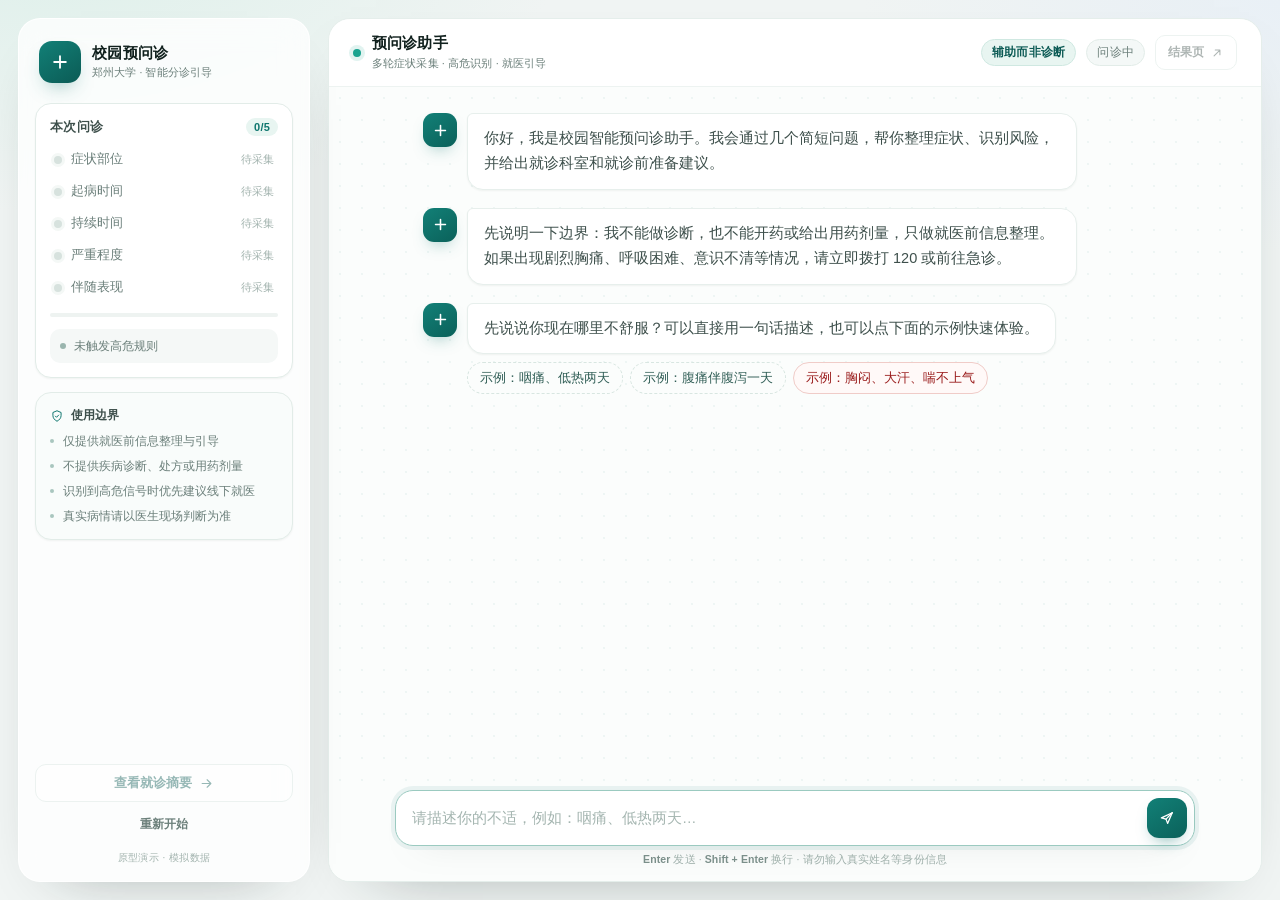
<file: index.html>
<!doctype html>
<html lang="zh-CN">
<head>
  <meta charset="utf-8" />
  <meta name="viewport" content="width=device-width, initial-scale=1" />
  <title>校园智能预问诊 · 对话</title>
  <link rel="stylesheet" href="assets/styles.css" />
</head>
<body class="chat-page">
  <div class="app">
    <aside class="sidebar">
      <div class="brand">
        <div class="brand-mark" aria-hidden="true">
          <svg viewBox="0 0 24 24" fill="none"><path d="M12 5v14M5 12h14" stroke="currentColor" stroke-width="2.2" stroke-linecap="round"/></svg>
        </div>
        <div>
          <strong>校园预问诊</strong>
          <span>郑州大学 · 智能分诊引导</span>
        </div>
      </div>

      <section class="panel">
        <div class="panel-head">
          <span>本次问诊</span>
          <strong id="progressCount">0/5</strong>
        </div>
        <ul class="progress-list" id="progressList">
          <li data-field="part"><i class="dot"></i><span>症状部位</span><em>待采集</em></li>
          <li data-field="onset"><i class="dot"></i><span>起病时间</span><em>待采集</em></li>
          <li data-field="duration"><i class="dot"></i><span>持续时间</span><em>待采集</em></li>
          <li data-field="severity"><i class="dot"></i><span>严重程度</span><em>待采集</em></li>
          <li data-field="associated"><i class="dot"></i><span>伴随表现</span><em>待采集</em></li>
        </ul>
        <div class="track"><i id="progressBar"></i></div>
        <div class="risk-state" id="riskState"><i></i><span>未触发高危规则</span></div>
      </section>

      <section class="panel safety-panel">
        <div class="safety-title">
          <svg viewBox="0 0 24 24" fill="none"><path d="M12 3l7 3v5.2c0 4.2-2.8 7.6-7 9.8-4.2-2.2-7-5.6-7-9.8V6l7-3z" stroke="currentColor" stroke-width="1.7" stroke-linejoin="round"/><path d="M9.2 12.2l2 2 3.6-3.8" stroke="currentColor" stroke-width="1.7" stroke-linecap="round" stroke-linejoin="round"/></svg>
          使用边界
        </div>
        <ul>
          <li>仅提供就医前信息整理与引导</li>
          <li>不提供疾病诊断、处方或用药剂量</li>
          <li>识别到高危信号时优先建议线下就医</li>
          <li>真实病情请以医生现场判断为准</li>
        </ul>
      </section>

      <div class="sidebar-foot">
        <button class="btn btn-ghost" id="summaryBtn" disabled>
          查看就诊摘要
          <svg viewBox="0 0 24 24" fill="none"><path d="M5 12h14M13 6l6 6-6 6" stroke="currentColor" stroke-width="1.8" stroke-linecap="round" stroke-linejoin="round"/></svg>
        </button>
        <button class="btn btn-text" id="resetBtn">重新开始</button>
        <p class="foot-note">原型演示 · 模拟数据</p>
      </div>
    </aside>

    <main class="chat-main">
      <header class="chat-head">
        <div class="head-info">
          <span class="status-dot" aria-hidden="true"></span>
          <div>
            <h1>预问诊助手</h1>
            <p>多轮症状采集 · 高危识别 · 就医引导</p>
          </div>
        </div>
        <div class="head-actions">
          <span class="badge">辅助而非诊断</span>
          <span class="badge badge-soft" id="stepBadge">问诊中</span>
          <button class="icon-btn" id="resultLink" disabled title="完成本次问诊后可查看">
            结果页
            <svg viewBox="0 0 24 24" fill="none"><path d="M7 17L17 7M9 7h8v8" stroke="currentColor" stroke-width="1.8" stroke-linecap="round" stroke-linejoin="round"/></svg>
          </button>
        </div>
      </header>

      <div class="chat-scroll" id="chatScroll">
        <div class="chat-inner" id="messages" aria-live="polite"></div>
      </div>

      <div class="composer-wrap">
        <div class="composer-inner">
          <form class="composer" id="composer">
            <textarea id="input" rows="1" placeholder="请描述你的不适，例如：咽痛、低热两天…" aria-label="输入消息"></textarea>
            <button class="send-btn" id="sendBtn" type="submit" aria-label="发送">
              <svg viewBox="0 0 24 24" fill="none"><path d="M4.5 11.8L19 5l-6.2 14.2-2.1-5.7-6.2-1.7z" stroke="currentColor" stroke-width="1.7" stroke-linejoin="round"/><path d="M10.7 13.5L19 5" stroke="currentColor" stroke-width="1.7" stroke-linecap="round"/></svg>
            </button>
          </form>
          <p class="composer-hint"><b>Enter</b> 发送 · <b>Shift + Enter</b> 换行 · 请勿输入真实姓名等身份信息</p>
        </div>
      </div>
    </main>
  </div>

  <script src="assets/mock.js"></script>
  <script src="assets/chat.js"></script>
</body>
</html>
</file>
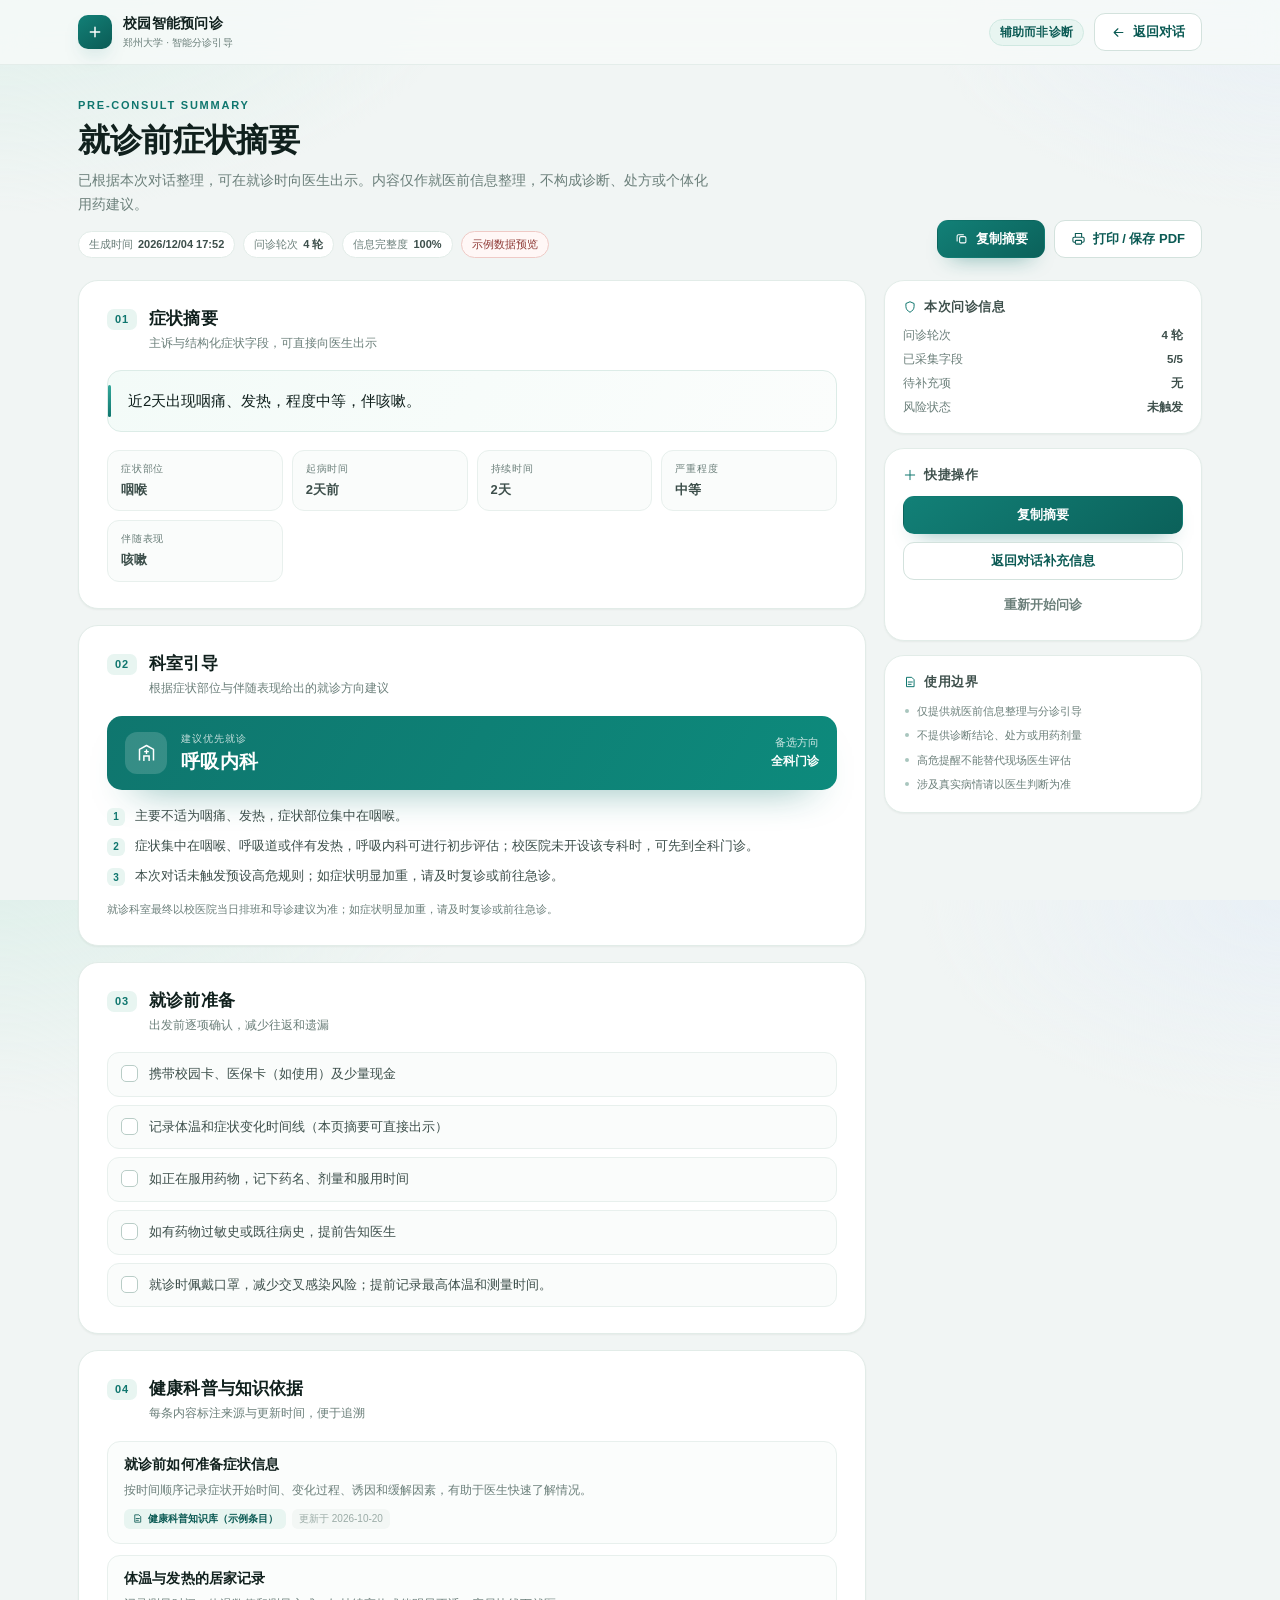
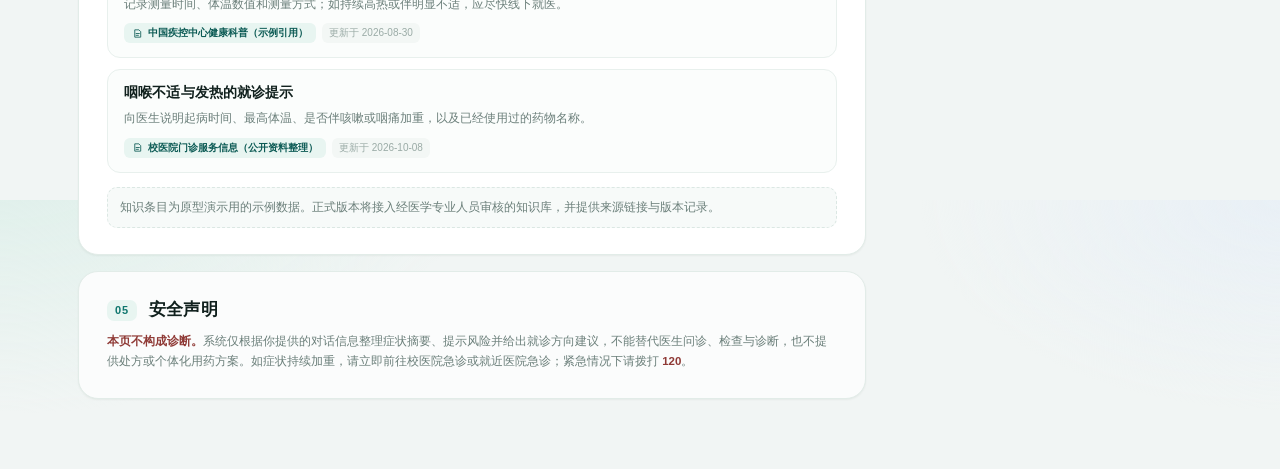
<file: result.html>
<!doctype html>
<html lang="zh-CN">
<head>
  <meta charset="utf-8" />
  <meta name="viewport" content="width=device-width, initial-scale=1" />
  <title>校园智能预问诊 · 就诊摘要</title>
  <link rel="stylesheet" href="assets/styles.css" />
</head>
<body class="result-page">
  <header class="topbar">
    <div class="topbar-inner">
      <a class="brand" href="index.html">
        <div class="brand-mark" aria-hidden="true">
          <svg viewBox="0 0 24 24" fill="none"><path d="M12 5v14M5 12h14" stroke="currentColor" stroke-width="2.2" stroke-linecap="round"/></svg>
        </div>
        <div>
          <strong>校园智能预问诊</strong>
          <span>郑州大学 · 智能分诊引导</span>
        </div>
      </a>
      <div class="topbar-actions">
        <span class="badge">辅助而非诊断</span>
        <a class="btn btn-ghost" href="index.html">
          <svg viewBox="0 0 24 24" fill="none"><path d="M19 12H5M11 6l-6 6 6 6" stroke="currentColor" stroke-width="1.8" stroke-linecap="round" stroke-linejoin="round"/></svg>
          返回对话
        </a>
      </div>
    </div>
  </header>

  <main class="result-wrap">
    <section class="result-hero">
      <div>
        <p class="eyebrow">Pre-consult Summary</p>
        <h1>就诊前症状摘要</h1>
        <p class="hero-sub">已根据本次对话整理，可在就诊时向医生出示。内容仅作就医前信息整理，不构成诊断、处方或个体化用药建议。</p>
        <div class="hero-meta">
          <span>生成时间 <b id="generatedAt">—</b></span>
          <span>问诊轮次 <b id="turnCount">—</b></span>
          <span>信息完整度 <b id="completeness">—</b></span>
          <span id="demoFlag" style="display:none; color:#8f3a36; border-color:#efcac6; background:#fff7f6;">示例数据预览</span>
        </div>
      </div>
      <div class="hero-actions">
        <button class="btn btn-primary" id="copyBtn">
          <svg viewBox="0 0 24 24" fill="none"><rect x="9" y="9" width="10" height="10" rx="2" stroke="currentColor" stroke-width="1.7"/><path d="M15 6H7a2 2 0 0 0-2 2v8" stroke="currentColor" stroke-width="1.7" stroke-linecap="round"/></svg>
          复制摘要
        </button>
        <button class="btn btn-ghost" id="printBtn">
          <svg viewBox="0 0 24 24" fill="none"><path d="M7 9V4h10v5M7 18H5a2 2 0 0 1-2-2v-4a2 2 0 0 1 2-2h14a2 2 0 0 1 2 2v4a2 2 0 0 1-2 2h-2" stroke="currentColor" stroke-width="1.7" stroke-linecap="round"/><rect x="7" y="15" width="10" height="6" rx="1.5" stroke="currentColor" stroke-width="1.7"/></svg>
          打印 / 保存 PDF
        </button>
      </div>
    </section>

    <div id="riskBanner"></div>

    <div class="result-grid">
      <div class="result-main">
        <section class="card">
          <div class="section-head">
            <span class="section-index">01</span>
            <div>
              <h2>症状摘要</h2>
              <p>主诉与结构化症状字段，可直接向医生出示</p>
            </div>
          </div>
          <p class="summary-quote" id="summaryText">—</p>
          <div class="field-grid" id="fieldGrid"></div>
          <p class="card-note" id="missingNote" style="display:none;"></p>
        </section>

        <section class="card">
          <div class="section-head">
            <span class="section-index">02</span>
            <div>
              <h2>科室引导</h2>
              <p>根据症状部位与伴随表现给出的就诊方向建议</p>
            </div>
          </div>
          <div class="dept-top" id="deptTop">
            <div class="dept-icon">
              <svg viewBox="0 0 24 24" fill="none"><path d="M4 21V8.5L12 4l8 4.5V21" stroke="currentColor" stroke-width="1.7" stroke-linejoin="round"/><path d="M9 21v-5h6v5M12 9v4M10 11h4" stroke="currentColor" stroke-width="1.7" stroke-linecap="round"/></svg>
            </div>
            <div>
              <span class="dept-label">建议优先就诊</span>
              <strong id="deptName">—</strong>
            </div>
            <div class="dept-alt">
              备选方向
              <b id="deptAlt">—</b>
            </div>
          </div>
          <ul class="reasons" id="reasons"></ul>
          <p class="dept-note" id="deptNote"></p>
        </section>

        <section class="card">
          <div class="section-head">
            <span class="section-index">03</span>
            <div>
              <h2>就诊前准备</h2>
              <p>出发前逐项确认，减少往返和遗漏</p>
            </div>
          </div>
          <ul class="checklist" id="prepList"></ul>
        </section>

        <section class="card">
          <div class="section-head">
            <span class="section-index">04</span>
            <div>
              <h2>健康科普与知识依据</h2>
              <p>每条内容标注来源与更新时间，便于追溯</p>
            </div>
          </div>
          <div class="knowledge-list" id="knowledgeList"></div>
          <p class="card-note">知识条目为原型演示用的示例数据。正式版本将接入经医学专业人员审核的知识库，并提供来源链接与版本记录。</p>
        </section>

        <section class="card disclaimer">
          <div class="section-head">
            <span class="section-index">05</span>
            <div>
              <h2>安全声明</h2>
            </div>
          </div>
          <p><strong>本页不构成诊断。</strong>系统仅根据你提供的对话信息整理症状摘要、提示风险并给出就诊方向建议，不能替代医生问诊、检查与诊断，也不提供处方或个体化用药方案。如症状持续加重，请立即前往校医院急诊或就近医院急诊；紧急情况下请拨打 <strong>120</strong>。</p>
        </section>
      </div>

      <aside class="result-side">
        <section class="card side-card">
          <h3>
            <svg viewBox="0 0 24 24" fill="none"><path d="M12 3l7 3v5.2c0 4.2-2.8 7.6-7 9.8-4.2-2.2-7-5.6-7-9.8V6l7-3z" stroke="currentColor" stroke-width="1.7" stroke-linejoin="round"/></svg>
            本次问诊信息
          </h3>
          <ul class="side-list">
            <li><span>问诊轮次</span><b id="sideTurns">—</b></li>
            <li><span>已采集字段</span><b id="sideFilled">—</b></li>
            <li><span>待补充项</span><b id="sideMissing">—</b></li>
            <li><span>风险状态</span><b id="sideRisk">—</b></li>
          </ul>
        </section>

        <section class="card side-card no-print">
          <h3>
            <svg viewBox="0 0 24 24" fill="none"><path d="M4 12h16M12 4v16" stroke="currentColor" stroke-width="1.7" stroke-linecap="round"/></svg>
            快捷操作
          </h3>
          <div class="side-actions">
            <button class="btn btn-primary" id="copyBtn2">复制摘要</button>
            <a class="btn btn-ghost" href="index.html">返回对话补充信息</a>
            <button class="btn btn-text" id="restartBtn">重新开始问诊</button>
          </div>
        </section>

        <section class="card side-card">
          <h3>
            <svg viewBox="0 0 24 24" fill="none"><path d="M6 4h9l4 4v12H6V4z" stroke="currentColor" stroke-width="1.7" stroke-linejoin="round"/><path d="M9 12h7M9 16h5" stroke="currentColor" stroke-width="1.7" stroke-linecap="round"/></svg>
            使用边界
          </h3>
          <ul class="side-safety">
            <li>仅提供就医前信息整理与分诊引导</li>
            <li>不提供诊断结论、处方或用药剂量</li>
            <li>高危提醒不能替代现场医生评估</li>
            <li>涉及真实病情请以医生判断为准</li>
          </ul>
        </section>
      </aside>
    </div>
  </main>

  <script src="assets/mock.js"></script>
  <script src="assets/result.js"></script>
</body>
</html>
</file>
<file: assets/styles.css>
/* 校园智能预问诊 · 共享样式 */
:root {
  --bg: #f1f5f4;
  --ink: #10201d;
  --ink-2: #3d4f4b;
  --muted: #6b7f7a;
  --line: #e2ece8;
  --line-strong: #d3e2dd;
  --card: #ffffff;
  --teal: #0f766e;
  --teal-dark: #0b5a54;
  --teal-soft: #e8f5f1;
  --red: #c53030;
  --red-deep: #991b1b;
  --red-soft: #fdeceb;
  --red-line: #f0c7c3;
  --amber-soft: #fdf5e6;
  --shadow-sm: 0 1px 2px rgba(16, 32, 29, .05);
  --shadow-md: 0 18px 45px -30px rgba(16, 32, 29, .35);
  --radius: 20px;
  --font: -apple-system, BlinkMacSystemFont, "Segoe UI", "PingFang SC", "Hiragino Sans GB", "Microsoft YaHei", "Noto Sans SC", sans-serif;
}

* { box-sizing: border-box; }

html, body { height: 100%; }

body {
  margin: 0;
  font-family: var(--font);
  color: var(--ink);
  background: var(--bg);
  -webkit-font-smoothing: antialiased;
  text-rendering: optimizeLegibility;
}

button, textarea, input { font-family: inherit; }

a { color: inherit; text-decoration: none; }

::selection { background: rgba(15, 118, 110, .18); }

/* ---------------- 通用按钮 ---------------- */
.btn {
  display: inline-flex;
  align-items: center;
  justify-content: center;
  gap: 7px;
  border: 1px solid transparent;
  border-radius: 11px;
  padding: 9px 16px;
  font-size: 13px;
  font-weight: 600;
  cursor: pointer;
  transition: transform .16s ease, background .16s ease, border-color .16s ease, box-shadow .16s ease, opacity .16s ease;
  white-space: nowrap;
}
.btn svg { width: 15px; height: 15px; }
.btn:active { transform: translateY(1px); }

.btn-primary {
  background: linear-gradient(145deg, #128077, #0b615a);
  color: #fff;
  box-shadow: 0 10px 22px -14px rgba(15, 118, 110, .9);
}
.btn-primary:hover { background: linear-gradient(145deg, #0f766e, #094a45); }

.btn-ghost {
  background: #fff;
  border-color: var(--line-strong);
  color: var(--teal-dark);
}
.btn-ghost:hover { background: var(--teal-soft); border-color: #b5d7cf; }

.btn-text {
  background: transparent;
  color: var(--muted);
  border: none;
  padding: 8px 10px;
}
.btn-text:hover { color: var(--ink-2); background: rgba(16, 32, 29, .04); }

.btn[disabled] {
  opacity: .42;
  cursor: not-allowed;
  box-shadow: none;
}

.badge {
  display: inline-flex;
  align-items: center;
  gap: 6px;
  padding: 5px 10px;
  border-radius: 999px;
  font-size: 11.5px;
  font-weight: 600;
  letter-spacing: .02em;
  background: var(--teal-soft);
  color: var(--teal-dark);
  border: 1px solid #cfe8e1;
}
.badge-soft { background: #f4f8f7; border-color: var(--line); color: var(--muted); font-weight: 500; }

/* ---------------- 聊天页整体 ---------------- */
body.chat-page {
  min-height: 100dvh;
  background:
    radial-gradient(900px 520px at 4% -10%, #dcefe9 0%, transparent 58%),
    radial-gradient(760px 460px at 100% 0%, #e9f0f6 0%, transparent 55%),
    var(--bg);
}

.app {
  display: grid;
  grid-template-columns: 292px minmax(0, 1fr);
  gap: 18px;
  height: 100dvh;
  padding: 18px;
}

/* ---------------- 侧栏 ---------------- */
.sidebar {
  display: flex;
  flex-direction: column;
  gap: 14px;
  padding: 20px 16px 16px;
  border-radius: 22px;
  border: 1px solid rgba(255, 255, 255, .9);
  background: rgba(255, 255, 255, .78);
  box-shadow: 0 24px 60px -42px rgba(16, 32, 29, .45);
  backdrop-filter: blur(14px);
  overflow-y: auto;
}

.brand {
  display: flex;
  align-items: center;
  gap: 11px;
  padding: 2px 4px 6px;
}
.brand-mark {
  width: 42px;
  height: 42px;
  border-radius: 13px;
  background: linear-gradient(145deg, #128077, #0b5b55);
  color: #fff;
  display: grid;
  place-items: center;
  box-shadow: 0 10px 22px -12px rgba(15, 118, 110, .85);
  flex: none;
}
.brand-mark svg { width: 20px; height: 20px; }
.brand strong {
  display: block;
  font-size: 15px;
  letter-spacing: .02em;
  color: var(--ink);
}
.brand span {
  display: block;
  margin-top: 3px;
  font-size: 10.5px;
  color: var(--muted);
  letter-spacing: .01em;
}

.panel {
  background: var(--card);
  border: 1px solid var(--line);
  border-radius: 16px;
  padding: 14px;
  box-shadow: var(--shadow-sm);
}

.panel-head {
  display: flex;
  align-items: center;
  justify-content: space-between;
  font-size: 12.5px;
  font-weight: 700;
  color: var(--ink-2);
  letter-spacing: .03em;
  margin-bottom: 8px;
}
.panel-head strong {
  font-size: 11px;
  color: var(--teal);
  background: var(--teal-soft);
  padding: 3px 8px;
  border-radius: 999px;
  letter-spacing: .02em;
}

.progress-list {
  list-style: none;
  margin: 0;
  padding: 0;
  display: flex;
  flex-direction: column;
  gap: 1px;
}
.progress-list li {
  display: flex;
  align-items: center;
  gap: 9px;
  padding: 7px 4px;
  font-size: 12.5px;
  color: var(--muted);
  transition: color .2s ease;
}
.progress-list li .dot {
  width: 8px;
  height: 8px;
  flex: none;
  border-radius: 50%;
  background: #d7e2de;
  box-shadow: 0 0 0 3px #f4f8f6;
  transition: background .2s ease, box-shadow .2s ease;
}
.progress-list li em {
  margin-left: auto;
  font-style: normal;
  font-size: 10.5px;
  color: #a2b3ae;
}
.progress-list li.done { color: var(--ink-2); font-weight: 500; }
.progress-list li.done .dot { background: var(--teal); box-shadow: 0 0 0 3px #e0f2ec; }
.progress-list li.done em { color: var(--teal); }
.progress-list li.unknown .dot { background: #c3cecb; box-shadow: 0 0 0 3px #f1f4f3; }
.progress-list li.unknown em { color: #93a49f; }

.track {
  margin-top: 10px;
  height: 4px;
  border-radius: 999px;
  background: #eef3f1;
  overflow: hidden;
}
.track i {
  display: block;
  height: 100%;
  width: 0;
  border-radius: inherit;
  background: linear-gradient(90deg, #34a89b, var(--teal));
  transition: width .4s ease;
}

.risk-state {
  display: flex;
  align-items: center;
  gap: 8px;
  margin-top: 12px;
  padding: 9px 10px;
  border-radius: 10px;
  background: #f5f8f7;
  font-size: 11.5px;
  color: var(--muted);
  line-height: 1.4;
}
.risk-state i {
  width: 6px;
  height: 6px;
  flex: none;
  border-radius: 50%;
  background: #9ab5ae;
}
.risk-state.alert {
  background: var(--red-soft);
  color: var(--red-deep);
  font-weight: 600;
}
.risk-state.alert i {
  background: var(--red);
  box-shadow: 0 0 0 3px rgba(197, 48, 48, .14);
}

.safety-panel { background: #f9fcfb; }
.safety-title {
  display: flex;
  align-items: center;
  gap: 7px;
  font-size: 12px;
  font-weight: 700;
  color: var(--ink-2);
  margin-bottom: 9px;
}
.safety-title svg { width: 14px; height: 14px; color: var(--teal); }
.safety-panel ul {
  list-style: none;
  margin: 0;
  padding: 0;
  display: flex;
  flex-direction: column;
  gap: 7px;
}
.safety-panel li {
  position: relative;
  padding-left: 13px;
  font-size: 11.5px;
  line-height: 1.55;
  color: var(--muted);
}
.safety-panel li::before {
  content: "";
  position: absolute;
  left: 0;
  top: 6px;
  width: 4px;
  height: 4px;
  border-radius: 50%;
  background: #a9c6be;
}

.sidebar-foot {
  margin-top: auto;
  display: flex;
  flex-direction: column;
  gap: 6px;
  padding-top: 4px;
}
.sidebar-foot .btn { width: 100%; }
.sidebar-foot .btn-text { font-size: 12px; }
.foot-note {
  margin: 4px 0 0;
  text-align: center;
  font-size: 10px;
  color: #a2b3ae;
  letter-spacing: .04em;
}

/* ---------------- 聊天主区 ---------------- */
.chat-main {
  display: flex;
  flex-direction: column;
  min-width: 0;
  min-height: 0;
  border-radius: 22px;
  border: 1px solid #e5eeeb;
  background: #fbfdfc;
  box-shadow: 0 26px 70px -48px rgba(16, 32, 29, .5);
  overflow: hidden;
}

.chat-head {
  display: flex;
  align-items: center;
  justify-content: space-between;
  gap: 16px;
  padding: 15px 24px;
  border-bottom: 1px solid #edf3f1;
  background: rgba(255, 255, 255, .88);
  backdrop-filter: blur(8px);
  flex: none;
}
.head-info { display: flex; align-items: center; gap: 11px; min-width: 0; }
.status-dot {
  width: 8px;
  height: 8px;
  flex: none;
  border-radius: 50%;
  background: #19a38f;
  box-shadow: 0 0 0 4px rgba(25, 163, 143, .13);
  animation: pulse 2.4s ease infinite;
}
@keyframes pulse {
  0%, 100% { box-shadow: 0 0 0 4px rgba(25, 163, 143, .13); }
  50% { box-shadow: 0 0 0 7px rgba(25, 163, 143, .05); }
}
.head-info h1 {
  margin: 0;
  font-size: 15px;
  font-weight: 700;
  letter-spacing: .01em;
}
.head-info p {
  margin: 3px 0 0;
  font-size: 11px;
  color: var(--muted);
  letter-spacing: .01em;
}
.head-actions { display: flex; align-items: center; gap: 10px; flex: none; }

.icon-btn {
  display: inline-flex;
  align-items: center;
  gap: 6px;
  border: 1px solid var(--line-strong);
  background: #fff;
  color: var(--ink-2);
  border-radius: 10px;
  padding: 8px 12px;
  font-size: 12px;
  font-weight: 600;
  cursor: pointer;
  transition: border-color .16s ease, color .16s ease, background .16s ease, opacity .16s ease;
}
.icon-btn svg { width: 14px; height: 14px; }
.icon-btn:hover { border-color: #b5d7cf; color: var(--teal-dark); background: #f7fbfa; }
.icon-btn[disabled] { opacity: .42; cursor: not-allowed; }

.chat-scroll {
  flex: 1;
  min-height: 0;
  overflow-y: auto;
  overscroll-behavior: contain;
  background-image: radial-gradient(rgba(15, 118, 110, .055) 1px, transparent 1px);
  background-size: 22px 22px;
}
.chat-scroll::-webkit-scrollbar { width: 8px; }
.chat-scroll::-webkit-scrollbar-thumb { background: #d8e4e0; border-radius: 99px; }
.chat-scroll::-webkit-scrollbar-track { background: transparent; }

.chat-inner {
  max-width: 800px;
  margin: 0 auto;
  padding: 26px 28px 12px;
  display: flex;
  flex-direction: column;
  gap: 18px;
}

.msg {
  display: flex;
  align-items: flex-start;
  gap: 10px;
  animation: rise .3s ease both;
}
.msg-user { justify-content: flex-end; }
@keyframes rise {
  from { opacity: 0; transform: translateY(8px); }
  to { opacity: 1; transform: translateY(0); }
}

.avatar {
  flex: none;
  width: 34px;
  height: 34px;
  border-radius: 11px;
  background: linear-gradient(145deg, #128077, #0b615a);
  color: #fff;
  display: grid;
  place-items: center;
  box-shadow: 0 8px 18px -10px rgba(15, 118, 110, .8);
}
.avatar svg { width: 17px; height: 17px; }

.msg-stack {
  display: flex;
  flex-direction: column;
  gap: 8px;
  max-width: 82%;
  min-width: 0;
}
.msg-user .msg-stack { align-items: flex-end; max-width: 76%; }

.bubble {
  padding: 12px 16px;
  border-radius: 16px;
  font-size: 14.5px;
  line-height: 1.75;
  white-space: pre-wrap;
  word-break: break-word;
}
.msg-assistant .bubble {
  background: #fff;
  border: 1px solid #e7efec;
  border-top-left-radius: 6px;
  color: var(--ink-2);
  box-shadow: var(--shadow-sm);
}
.msg-user .bubble {
  background: linear-gradient(150deg, #128077, #0e7a70);
  color: #fff;
  border-top-right-radius: 6px;
  box-shadow: 0 12px 24px -16px rgba(15, 118, 110, .9);
}

.chips { display: flex; flex-wrap: wrap; gap: 7px; }
.chip {
  appearance: none;
  border: 1px solid #d8e6e1;
  background: #fff;
  color: #2f5d55;
  font-size: 12.5px;
  line-height: 1.3;
  padding: 7px 12px;
  border-radius: 999px;
  cursor: pointer;
  transition: border-color .16s ease, background .16s ease, color .16s ease, transform .16s ease;
}
.chip:hover {
  border-color: var(--teal);
  background: var(--teal-soft);
  color: var(--teal-dark);
  transform: translateY(-1px);
}
.chip-demo { border-style: dashed; background: #fbfdfc; }
.chip-danger { color: var(--red-deep); border-color: #f0ccc8; background: #fff9f8; }
.chip-danger:hover { background: var(--red-soft); border-color: var(--red); color: var(--red-deep); }

.chips[aria-hidden="true"] { display: none; }

/* 输入中 */
.typing-row .bubble { padding: 14px 18px; }
.typing { display: inline-flex; gap: 5px; align-items: center; }
.typing i {
  width: 6px;
  height: 6px;
  border-radius: 50%;
  background: #9fb8b2;
  animation: blink 1.2s infinite ease-in-out;
}
.typing i:nth-child(2) { animation-delay: .15s; }
.typing i:nth-child(3) { animation-delay: .3s; }
@keyframes blink {
  0%, 80%, 100% { opacity: .35; transform: translateY(0); }
  40% { opacity: 1; transform: translateY(-3px); }
}

/* ---------------- 高危提醒卡片 ---------------- */
.risk-card {
  width: 100%;
  max-width: 100%;
  border: 1px solid var(--red-line);
  border-radius: 18px;
  overflow: hidden;
  background: linear-gradient(180deg, #fff7f6 0%, #fffdfc 70%);
  box-shadow: 0 26px 50px -38px rgba(197, 48, 48, .65);
  animation: rise .34s ease both;
}
.risk-head {
  display: flex;
  align-items: center;
  gap: 10px;
  padding: 13px 18px;
  color: #fff;
  background: linear-gradient(100deg, #991b1b, #d13b36);
}
.risk-head .risk-icon {
  width: 26px;
  height: 26px;
  flex: none;
  border-radius: 8px;
  background: rgba(255, 255, 255, .16);
  display: grid;
  place-items: center;
}
.risk-head svg { width: 15px; height: 15px; }
.risk-head strong { font-size: 13.5px; letter-spacing: .02em; }
.risk-head .risk-level {
  margin-left: auto;
  font-size: 10.5px;
  font-weight: 700;
  letter-spacing: .08em;
  padding: 4px 8px;
  border-radius: 999px;
  background: rgba(255, 255, 255, .18);
}
.risk-body { padding: 17px 18px 16px; }
.risk-body h3 {
  margin: 0 0 7px;
  font-size: 16px;
  color: #7f1d1d;
  letter-spacing: .01em;
}
.risk-body p {
  margin: 0 0 12px;
  font-size: 13.5px;
  line-height: 1.75;
  color: #5c3a38;
}
.risk-body ul {
  list-style: none;
  margin: 0 0 14px;
  padding: 0;
  display: flex;
  flex-direction: column;
  gap: 6px;
}
.risk-body li {
  position: relative;
  padding-left: 17px;
  font-size: 12.5px;
  line-height: 1.6;
  color: #7a3b38;
}
.risk-body li::before {
  content: "";
  position: absolute;
  left: 4px;
  top: 7px;
  width: 5px;
  height: 5px;
  border-radius: 50%;
  background: #d95750;
}
.risk-actions { display: flex; align-items: center; gap: 12px; flex-wrap: wrap; }
.risk-actions .btn { padding: 9px 15px; font-size: 12.5px; }
.risk-foot {
  display: block;
  margin-top: 10px;
  font-size: 10.5px;
  color: #a1807d;
  line-height: 1.6;
}

/* ---------------- 摘要卡片 ---------------- */
.summary-card {
  width: 100%;
  border: 1px solid #cfe6df;
  border-radius: 18px;
  background: linear-gradient(180deg, #f3fbf8 0%, #ffffff 60%);
  padding: 17px 18px 16px;
  box-shadow: 0 22px 45px -36px rgba(15, 118, 110, .55);
  animation: rise .34s ease both;
}
.summary-eyebrow {
  display: inline-flex;
  align-items: center;
  gap: 6px;
  font-size: 10.5px;
  font-weight: 700;
  letter-spacing: .12em;
  color: var(--teal);
}
.summary-eyebrow::before {
  content: "";
  width: 14px;
  height: 2px;
  border-radius: 2px;
  background: var(--teal);
}
.summary-text {
  margin: 9px 0 13px;
  font-size: 14.5px;
  line-height: 1.8;
  color: var(--ink);
}
.summary-fields {
  display: grid;
  grid-template-columns: repeat(2, minmax(0, 1fr));
  gap: 7px;
  margin-bottom: 14px;
}
.summary-field {
  background: #fff;
  border: 1px solid #e4efeb;
  border-radius: 10px;
  padding: 8px 10px;
  min-width: 0;
}
.summary-field span {
  display: block;
  font-size: 10px;
  color: var(--muted);
  letter-spacing: .06em;
}
.summary-field b {
  display: block;
  margin-top: 3px;
  font-size: 12.5px;
  font-weight: 600;
  color: var(--ink-2);
  overflow: hidden;
  text-overflow: ellipsis;
  white-space: nowrap;
}
.summary-card .btn { width: 100%; }
.summary-note {
  margin: 9px 0 0;
  text-align: center;
  font-size: 10.5px;
  color: #97aaa5;
}

/* ---------------- 输入区 ---------------- */
.composer-wrap {
  flex: none;
  padding: 8px 24px 14px;
  background: linear-gradient(180deg, rgba(251, 253, 252, 0) 0%, #fbfdfc 34%);
}
.composer-inner { max-width: 800px; margin: 0 auto; }

.composer {
  display: flex;
  align-items: flex-end;
  gap: 10px;
  padding: 7px 7px 7px 16px;
  border: 1px solid #dfeae6;
  border-radius: 18px;
  background: #fff;
  box-shadow: 0 14px 34px -26px rgba(16, 32, 29, .5);
  transition: border-color .2s ease, box-shadow .2s ease;
}
.composer:focus-within {
  border-color: #9bcac0;
  box-shadow: 0 0 0 4px rgba(15, 118, 110, .08), 0 14px 34px -26px rgba(16, 32, 29, .5);
}
.composer textarea {
  flex: 1;
  min-width: 0;
  border: none;
  outline: none;
  resize: none;
  background: transparent;
  padding: 8px 0;
  max-height: 120px;
  font-size: 14.5px;
  line-height: 1.6;
  color: var(--ink);
}
.composer textarea::placeholder { color: #a4b5b0; }

.send-btn {
  flex: none;
  width: 40px;
  height: 40px;
  border: none;
  border-radius: 12px;
  background: linear-gradient(145deg, #128077, #0b615a);
  color: #fff;
  display: grid;
  place-items: center;
  cursor: pointer;
  transition: transform .16s ease, opacity .16s ease, background .16s ease;
  box-shadow: 0 8px 18px -10px rgba(15, 118, 110, .9);
}
.send-btn svg { width: 18px; height: 18px; }
.send-btn:hover { background: linear-gradient(145deg, #0f766e, #094a45); }
.send-btn:active { transform: scale(.96); }
.send-btn:disabled { opacity: .4; cursor: not-allowed; box-shadow: none; }

.composer-hint {
  margin: 7px 2px 0;
  text-align: center;
  font-size: 10.5px;
  color: #9fb0ab;
  letter-spacing: .01em;
}
.composer-hint b { color: #7b8f8a; font-weight: 600; }

/* ---------------- 结果页 ---------------- */
body.result-page {
  min-height: 100dvh;
  background:
    radial-gradient(900px 520px at 0% -8%, #dcefe9 0%, transparent 55%),
    radial-gradient(720px 420px at 100% 0%, #e9f0f6 0%, transparent 50%),
    var(--bg);
}

.topbar {
  position: sticky;
  top: 0;
  z-index: 20;
  background: rgba(247, 250, 249, .82);
  backdrop-filter: blur(14px);
  border-bottom: 1px solid rgba(226, 236, 232, .9);
}
.topbar-inner {
  max-width: 1180px;
  margin: 0 auto;
  padding: 13px 28px;
  display: flex;
  align-items: center;
  justify-content: space-between;
  gap: 16px;
}
.topbar .brand { padding: 0; }
.topbar .brand-mark { width: 34px; height: 34px; border-radius: 10px; }
.topbar .brand-mark svg { width: 16px; height: 16px; }
.topbar .brand strong { font-size: 13.5px; }
.topbar .brand span { font-size: 10px; }
.topbar-actions { display: flex; align-items: center; gap: 10px; }

.result-wrap {
  max-width: 1180px;
  margin: 0 auto;
  padding: 34px 28px 70px;
}

.result-hero {
  display: flex;
  align-items: flex-end;
  justify-content: space-between;
  gap: 24px;
  flex-wrap: wrap;
  margin-bottom: 22px;
}
.eyebrow {
  margin: 0 0 10px;
  font-size: 11px;
  font-weight: 700;
  letter-spacing: .16em;
  color: var(--teal);
  text-transform: uppercase;
}
.result-hero h1 {
  margin: 0;
  font-size: 32px;
  line-height: 1.2;
  letter-spacing: -.01em;
  color: var(--ink);
}
.hero-sub {
  margin: 10px 0 0;
  max-width: 640px;
  font-size: 13.5px;
  line-height: 1.75;
  color: var(--muted);
}
.hero-meta {
  display: flex;
  flex-wrap: wrap;
  gap: 8px;
  margin-top: 14px;
}
.hero-meta span {
  display: inline-flex;
  align-items: center;
  gap: 5px;
  padding: 5px 10px;
  border-radius: 999px;
  border: 1px solid var(--line);
  background: #fff;
  font-size: 11px;
  color: var(--muted);
}
.hero-meta b { color: var(--ink-2); font-weight: 600; }
.hero-actions { display: flex; gap: 9px; flex-wrap: wrap; }

/* 高危横幅 */
.risk-banner {
  display: flex;
  gap: 18px;
  padding: 22px 24px;
  border-radius: 20px;
  margin-bottom: 20px;
  color: #fff;
  background:
    radial-gradient(520px 220px at 100% 0%, rgba(255, 255, 255, .14) 0%, transparent 60%),
    linear-gradient(120deg, #8f1d1d 0%, #b91c1c 55%, #d13b36 100%);
  box-shadow: 0 30px 60px -38px rgba(153, 27, 27, .9);
  animation: rise .4s ease both;
}
.risk-banner-icon {
  flex: none;
  width: 44px;
  height: 44px;
  border-radius: 13px;
  background: rgba(255, 255, 255, .14);
  display: grid;
  place-items: center;
}
.risk-banner-icon svg { width: 22px; height: 22px; }
.risk-banner .risk-tag {
  display: inline-flex;
  align-items: center;
  gap: 6px;
  padding: 4px 9px;
  border-radius: 999px;
  background: rgba(255, 255, 255, .18);
  font-size: 10.5px;
  font-weight: 700;
  letter-spacing: .08em;
  margin-bottom: 8px;
}
.risk-banner h2 {
  margin: 0 0 7px;
  font-size: 19px;
  line-height: 1.4;
  letter-spacing: .01em;
}
.risk-banner p {
  margin: 0 0 12px;
  max-width: 860px;
  font-size: 13px;
  line-height: 1.75;
  color: rgba(255, 255, 255, .88);
}
.risk-banner ul {
  list-style: none;
  margin: 0;
  padding: 0;
  display: flex;
  flex-wrap: wrap;
  gap: 7px;
}
.risk-banner li {
  padding: 6px 11px;
  border-radius: 8px;
  background: rgba(255, 255, 255, .12);
  border: 1px solid rgba(255, 255, 255, .14);
  font-size: 11.5px;
  color: rgba(255, 255, 255, .94);
}

.result-grid {
  display: grid;
  grid-template-columns: minmax(0, 1fr) 318px;
  gap: 18px;
  align-items: start;
}
.result-main {
  display: flex;
  flex-direction: column;
  gap: 16px;
  min-width: 0;
}
.result-side {
  display: flex;
  flex-direction: column;
  gap: 14px;
  position: sticky;
  top: 78px;
}

.card {
  background: var(--card);
  border: 1px solid var(--line);
  border-radius: var(--radius);
  padding: 26px 28px;
  box-shadow: var(--shadow-sm);
}
.card + .card { margin-top: 0; }

.section-head {
  display: flex;
  align-items: flex-start;
  gap: 12px;
  margin-bottom: 18px;
}
.section-index {
  flex: none;
  font-size: 11px;
  font-weight: 700;
  letter-spacing: .08em;
  color: var(--teal);
  background: var(--teal-soft);
  border-radius: 7px;
  padding: 5px 8px;
  line-height: 1;
  margin-top: 2px;
}
.section-head h2 {
  margin: 0;
  font-size: 17px;
  letter-spacing: .01em;
  color: var(--ink);
}
.section-head p {
  margin: 5px 0 0;
  font-size: 11.5px;
  color: var(--muted);
  line-height: 1.5;
}

.summary-quote {
  position: relative;
  margin: 0 0 18px;
  padding: 16px 18px 16px 20px;
  border-radius: 14px;
  background: linear-gradient(120deg, #f3fbf8, #fbfdfc);
  border: 1px solid #dcece7;
  font-size: 15px;
  line-height: 1.85;
  color: var(--ink);
}
.summary-quote::before {
  content: "";
  position: absolute;
  left: 0;
  top: 14px;
  bottom: 14px;
  width: 3px;
  border-radius: 3px;
  background: linear-gradient(180deg, #34a89b, var(--teal));
}

.field-grid {
  display: grid;
  grid-template-columns: repeat(auto-fit, minmax(168px, 1fr));
  gap: 9px;
}
.field {
  background: #fafcfb;
  border: 1px solid #e8f0ed;
  border-radius: 12px;
  padding: 11px 13px;
  min-width: 0;
}
.field span {
  display: block;
  font-size: 10px;
  color: var(--muted);
  letter-spacing: .08em;
  margin-bottom: 5px;
}
.field b {
  display: block;
  font-size: 13px;
  font-weight: 600;
  color: var(--ink-2);
  line-height: 1.45;
  word-break: break-word;
}
.field.is-missing b { color: #9aaba6; font-weight: 500; }

.card-note {
  margin: 14px 0 0;
  padding: 10px 12px;
  border-radius: 10px;
  background: #f7faf9;
  border: 1px dashed #dbe7e3;
  font-size: 11.5px;
  line-height: 1.65;
  color: var(--muted);
}
.card-note.alert {
  background: var(--red-soft);
  border-color: #efcac6;
  color: #8f3a36;
}

/* 科室引导 */
.dept-top {
  display: flex;
  align-items: center;
  gap: 14px;
  padding: 16px 18px;
  border-radius: 15px;
  background: linear-gradient(120deg, #0f766e, #0d8a7c);
  color: #fff;
  box-shadow: 0 20px 40px -28px rgba(15, 118, 110, .9);
}
.dept-top.is-risk {
  background: linear-gradient(120deg, #991b1b, #c53030);
  box-shadow: 0 20px 40px -28px rgba(153, 27, 27, .9);
}
.dept-icon {
  width: 42px;
  height: 42px;
  flex: none;
  border-radius: 12px;
  background: rgba(255, 255, 255, .16);
  display: grid;
  place-items: center;
}
.dept-icon svg { width: 21px; height: 21px; }
.dept-label {
  display: block;
  font-size: 10px;
  letter-spacing: .1em;
  color: rgba(255, 255, 255, .75);
  margin-bottom: 4px;
}
.dept-top strong {
  display: block;
  font-size: 19px;
  letter-spacing: .02em;
  line-height: 1.25;
}
.dept-alt {
  margin-left: auto;
  text-align: right;
  font-size: 10.5px;
  color: rgba(255, 255, 255, .8);
  flex: none;
}
.dept-alt b {
  display: block;
  margin-top: 3px;
  font-size: 12px;
  color: #fff;
  font-weight: 600;
}

.reasons {
  list-style: none;
  margin: 16px 0 0;
  padding: 0;
  display: flex;
  flex-direction: column;
  gap: 9px;
}
.reasons li {
  display: flex;
  gap: 10px;
  font-size: 12.5px;
  line-height: 1.7;
  color: var(--ink-2);
}
.reasons .num {
  flex: none;
  width: 18px;
  height: 18px;
  margin-top: 2px;
  border-radius: 6px;
  background: var(--teal-soft);
  color: var(--teal);
  font-size: 10px;
  font-weight: 700;
  display: grid;
  place-items: center;
}
.dept-note {
  margin: 14px 0 0;
  font-size: 11px;
  line-height: 1.6;
  color: var(--muted);
}

/* 准备清单 */
.checklist {
  list-style: none;
  margin: 0;
  padding: 0;
  display: flex;
  flex-direction: column;
  gap: 8px;
}
.checklist li { min-width: 0; }
.checklist label {
  display: flex;
  align-items: flex-start;
  gap: 11px;
  padding: 11px 13px;
  border: 1px solid #e8f0ed;
  border-radius: 12px;
  background: #fafcfb;
  cursor: pointer;
  transition: border-color .16s ease, background .16s ease;
}
.checklist label:hover { border-color: #bcd9d1; background: #f5fbf9; }
.checklist input {
  appearance: none;
  flex: none;
  width: 17px;
  height: 17px;
  margin: 1px 0 0;
  border: 1.5px solid #b9cdc7;
  border-radius: 5px;
  background: #fff;
  cursor: pointer;
  transition: background .16s ease, border-color .16s ease;
  position: relative;
}
.checklist input:checked {
  background: var(--teal);
  border-color: var(--teal);
}
.checklist input:checked::after {
  content: "";
  position: absolute;
  left: 5px;
  top: 1.5px;
  width: 4px;
  height: 8px;
  border: solid #fff;
  border-width: 0 2px 2px 0;
  transform: rotate(42deg);
}
.checklist input:checked + span { color: #98aaa5; text-decoration: line-through; }
.checklist span {
  font-size: 12.5px;
  line-height: 1.65;
  color: var(--ink-2);
  transition: color .16s ease;
}

/* 知识依据 */
.knowledge-list { display: flex; flex-direction: column; gap: 11px; }
.knowledge-item {
  padding: 14px 16px;
  border: 1px solid #e8f0ed;
  border-radius: 13px;
  background: #fbfdfc;
}
.knowledge-item h3 {
  margin: 0 0 6px;
  font-size: 13.5px;
  color: var(--ink);
  letter-spacing: .01em;
}
.knowledge-item p {
  margin: 0 0 9px;
  font-size: 12px;
  line-height: 1.7;
  color: var(--muted);
}
.knowledge-meta {
  display: flex;
  flex-wrap: wrap;
  gap: 6px;
  align-items: center;
}
.source-pill {
  display: inline-flex;
  align-items: center;
  gap: 5px;
  padding: 3px 8px;
  border-radius: 6px;
  background: var(--teal-soft);
  color: var(--teal-dark);
  font-size: 10px;
  font-weight: 600;
}
.source-pill svg { width: 11px; height: 11px; }
.update-pill {
  font-size: 10px;
  color: #9aaba6;
  padding: 3px 7px;
  border-radius: 6px;
  background: #f3f7f5;
}

/* 安全声明 */
.disclaimer { background: #fbfcfc; }
.disclaimer .section-head { margin-bottom: 10px; }
.disclaimer p {
  margin: 0;
  font-size: 11.5px;
  line-height: 1.8;
  color: var(--muted);
}
.disclaimer strong { color: #8f3a36; font-weight: 600; }

/* 侧栏卡片 */
.side-card { padding: 18px 18px; }
.side-card h3 {
  display: flex;
  align-items: center;
  gap: 7px;
  margin: 0 0 12px;
  font-size: 12.5px;
  font-weight: 700;
  letter-spacing: .04em;
  color: var(--ink-2);
}
.side-card h3 svg { width: 14px; height: 14px; color: var(--teal); }
.side-list {
  list-style: none;
  margin: 0;
  padding: 0;
  display: flex;
  flex-direction: column;
  gap: 9px;
}
.side-list li {
  display: flex;
  align-items: baseline;
  justify-content: space-between;
  gap: 10px;
  font-size: 11.5px;
  color: var(--muted);
}
.side-list b { color: var(--ink-2); font-weight: 600; text-align: right; }
.side-list b.alert { color: var(--red); }
.side-actions { display: flex; flex-direction: column; gap: 8px; }
.side-actions .btn { width: 100%; }
.side-safety {
  list-style: none;
  margin: 0;
  padding: 0;
  display: flex;
  flex-direction: column;
  gap: 7px;
}
.side-safety li {
  position: relative;
  padding-left: 14px;
  font-size: 11px;
  line-height: 1.6;
  color: var(--muted);
}
.side-safety li::before {
  content: "";
  position: absolute;
  left: 2px;
  top: 6px;
  width: 4px;
  height: 4px;
  border-radius: 50%;
  background: #a9c6be;
}

/* 提示条 */
.toast {
  position: fixed;
  left: 50%;
  bottom: 32px;
  transform: translate(-50%, 14px);
  padding: 10px 18px;
  border-radius: 10px;
  background: rgba(16, 32, 29, .9);
  color: #fff;
  font-size: 12px;
  letter-spacing: .02em;
  opacity: 0;
  pointer-events: none;
  transition: opacity .25s ease, transform .25s ease;
  z-index: 100;
}
.toast.show { opacity: 1; transform: translate(-50%, 0); }

/* ---------------- 响应式 ---------------- */
@media (max-width: 1080px) {
  .result-grid { grid-template-columns: minmax(0, 1fr) 280px; }
  .result-wrap, .topbar-inner { padding-left: 20px; padding-right: 20px; }
}

@media (max-width: 980px) {
  .app {
    grid-template-columns: 1fr;
    gap: 0;
    padding: 0;
    height: 100dvh;
  }
  .sidebar { display: none; }
  .chat-main { border: none; border-radius: 0; }
  .chat-head { padding: 13px 16px; }
  .head-actions .badge { display: none; }
  .chat-inner { padding: 20px 16px 8px; }
  .composer-wrap { padding: 8px 12px 12px; }
  .result-grid { grid-template-columns: 1fr; }
  .result-side { position: static; }
  .result-wrap { padding: 24px 18px 50px; }
  .result-hero h1 { font-size: 27px; }
  .hero-actions { width: 100%; }
  .risk-banner { padding: 18px; }
}

@media (max-width: 620px) {
  .msg-stack { max-width: 88%; }
  .msg-user .msg-stack { max-width: 84%; }
  .summary-fields { grid-template-columns: 1fr 1fr; }
  .card { padding: 20px 18px; }
  .dept-top { flex-wrap: wrap; }
  .dept-alt { margin-left: 56px; text-align: left; }
  .hero-meta span { font-size: 10.5px; }
  .topbar .badge { display: none; }
  .risk-banner { flex-direction: column; gap: 12px; }
  .risk-banner ul { flex-direction: column; }
}

/* ---------------- 打印 ---------------- */
@media print {
  body.result-page { background: #fff; }
  .topbar, .hero-actions, .result-side, .no-print { display: none !important; }
  .result-wrap { max-width: 100%; padding: 0; }
  .result-grid { display: block; }
  .card { box-shadow: none; border-color: #d5d5d5; break-inside: avoid; margin-bottom: 12px; }
  .risk-banner { box-shadow: none; -webkit-print-color-adjust: exact; print-color-adjust: exact; }
  .dept-top { -webkit-print-color-adjust: exact; print-color-adjust: exact; }
}
</file>
